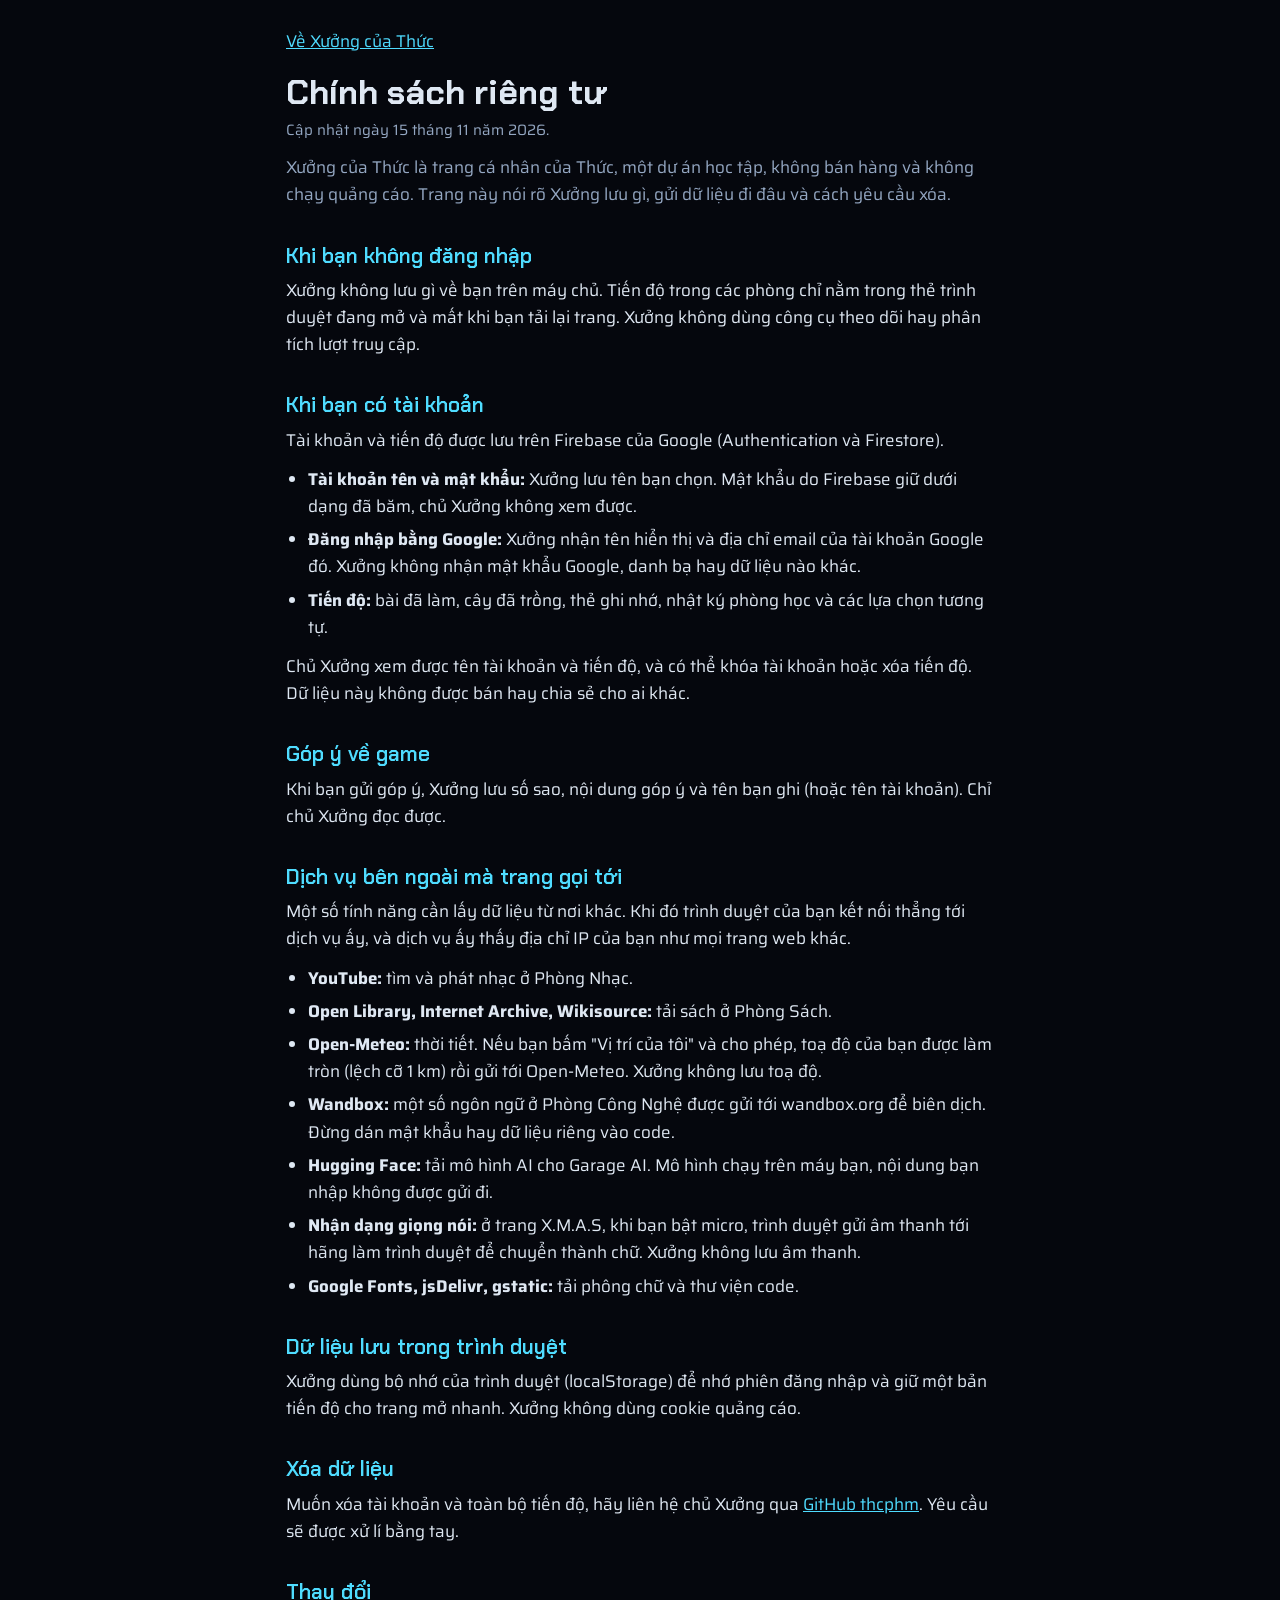
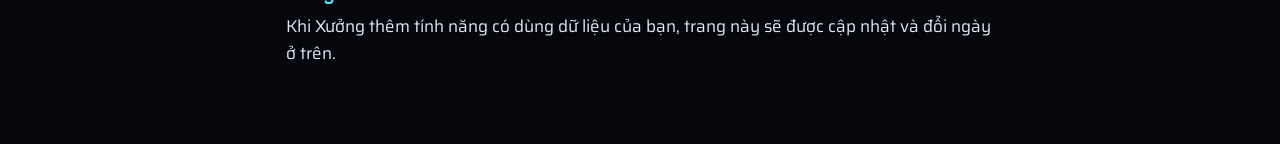
<file: chinh-sach.html>
<!doctype html>
<html lang="vi">
<head>
<meta charset="utf-8">
<meta name="viewport" content="width=device-width, initial-scale=1">
<title>Chính sách riêng tư, Xưởng của Thức</title>
<meta name="description" content="Xưởng của Thức lưu gì, gửi dữ liệu đi đâu và cách yêu cầu xóa.">
<meta name="theme-color" content="#05070d">
<link rel="icon" href="data:image/svg+xml,%3Csvg xmlns='http://www.w3.org/2000/svg' viewBox='-26 -30 160 160'%3E%3Crect x='-26' y='-30' width='160' height='160' rx='30' fill='%2305070d'/%3E%3Cpath fill='%234fdcff' fill-rule='evenodd' d='M0 0H78A30 30 0 0 1 78 60H62V100H48V14H34V100H20V14H0Z M62 14V46H76A16 16 0 0 0 76 14Z'/%3E%3C/svg%3E">
<link rel="preconnect" href="https://fonts.googleapis.com">
<link rel="preconnect" href="https://fonts.gstatic.com" crossorigin>
<link href="https://fonts.googleapis.com/css2?family=Chakra+Petch:wght@500;600;700&family=Saira:wght@400;500;600&display=swap" rel="stylesheet">
<style>
:root { --night: #05070d; --line: #2a3b57; --muted: #94a7c2; --text: #dfe8f3; --brand: #4fdcff; --sans: "Saira", "Segoe UI", system-ui, sans-serif; --display: "Chakra Petch", "Segoe UI", system-ui, sans-serif; color-scheme: dark; }
* { box-sizing: border-box; }
body { margin: 0; background: var(--night); color: var(--text); font: 400 17px/1.6 var(--sans); }
main { max-width: 68ch; margin: 0 auto; padding: 28px 20px 64px; }
a { color: var(--brand); }
a:focus-visible { outline: 2px solid var(--brand); outline-offset: 2px; }
h1 { margin: 18px 0 6px; font: 700 34px/1.15 var(--display); }
h2 { margin: 34px 0 8px; font: 600 21px/1.25 var(--display); color: var(--brand); }
p { margin: 0 0 12px; }
ul { margin: 0 0 12px; padding-left: 22px; }
li { margin-bottom: 6px; }
.lead, .date { color: var(--muted); }
.date { font-size: 15px; }
</style>
</head>
<body>
<main>
  <a href="./">Về Xưởng của Thức</a>
  <h1>Chính sách riêng tư</h1>
  <p class="date">Cập nhật ngày 15 tháng 11 năm 2026.</p>
  <p class="lead">Xưởng của Thức là trang cá nhân của Thức, một dự án học tập, không bán hàng và không chạy quảng cáo. Trang này nói rõ Xưởng lưu gì, gửi dữ liệu đi đâu và cách yêu cầu xóa.</p>

  <h2>Khi bạn không đăng nhập</h2>
  <p>Xưởng không lưu gì về bạn trên máy chủ. Tiến độ trong các phòng chỉ nằm trong thẻ trình duyệt đang mở và mất khi bạn tải lại trang. Xưởng không dùng công cụ theo dõi hay phân tích lượt truy cập.</p>

  <h2>Khi bạn có tài khoản</h2>
  <p>Tài khoản và tiến độ được lưu trên Firebase của Google (Authentication và Firestore).</p>
  <ul>
    <li><strong>Tài khoản tên và mật khẩu:</strong> Xưởng lưu tên bạn chọn. Mật khẩu do Firebase giữ dưới dạng đã băm, chủ Xưởng không xem được.</li>
    <li><strong>Đăng nhập bằng Google:</strong> Xưởng nhận tên hiển thị và địa chỉ email của tài khoản Google đó. Xưởng không nhận mật khẩu Google, danh bạ hay dữ liệu nào khác.</li>
    <li><strong>Tiến độ:</strong> bài đã làm, cây đã trồng, thẻ ghi nhớ, nhật ký phòng học và các lựa chọn tương tự.</li>
  </ul>
  <p>Chủ Xưởng xem được tên tài khoản và tiến độ, và có thể khóa tài khoản hoặc xóa tiến độ. Dữ liệu này không được bán hay chia sẻ cho ai khác.</p>

  <h2>Góp ý về game</h2>
  <p>Khi bạn gửi góp ý, Xưởng lưu số sao, nội dung góp ý và tên bạn ghi (hoặc tên tài khoản). Chỉ chủ Xưởng đọc được.</p>

  <h2>Dịch vụ bên ngoài mà trang gọi tới</h2>
  <p>Một số tính năng cần lấy dữ liệu từ nơi khác. Khi đó trình duyệt của bạn kết nối thẳng tới dịch vụ ấy, và dịch vụ ấy thấy địa chỉ IP của bạn như mọi trang web khác.</p>
  <ul>
    <li><strong>YouTube:</strong> tìm và phát nhạc ở Phòng Nhạc.</li>
    <li><strong>Open Library, Internet Archive, Wikisource:</strong> tải sách ở Phòng Sách.</li>
    <li><strong>Open-Meteo:</strong> thời tiết. Nếu bạn bấm "Vị trí của tôi" và cho phép, toạ độ của bạn được làm tròn (lệch cỡ 1 km) rồi gửi tới Open-Meteo. Xưởng không lưu toạ độ.</li>
    <li><strong>Wandbox:</strong> một số ngôn ngữ ở Phòng Công Nghệ được gửi tới wandbox.org để biên dịch. Đừng dán mật khẩu hay dữ liệu riêng vào code.</li>
    <li><strong>Hugging Face:</strong> tải mô hình AI cho Garage AI. Mô hình chạy trên máy bạn, nội dung bạn nhập không được gửi đi.</li>
    <li><strong>Nhận dạng giọng nói:</strong> ở trang X.M.A.S, khi bạn bật micro, trình duyệt gửi âm thanh tới hãng làm trình duyệt để chuyển thành chữ. Xưởng không lưu âm thanh.</li>
    <li><strong>Google Fonts, jsDelivr, gstatic:</strong> tải phông chữ và thư viện code.</li>
  </ul>

  <h2>Dữ liệu lưu trong trình duyệt</h2>
  <p>Xưởng dùng bộ nhớ của trình duyệt (localStorage) để nhớ phiên đăng nhập và giữ một bản tiến độ cho trang mở nhanh. Xưởng không dùng cookie quảng cáo.</p>

  <h2>Xóa dữ liệu</h2>
  <p>Muốn xóa tài khoản và toàn bộ tiến độ, hãy liên hệ chủ Xưởng qua <a href="https://github.com/thcphm">GitHub thcphm</a>. Yêu cầu sẽ được xử lí bằng tay.</p>

  <h2>Thay đổi</h2>
  <p>Khi Xưởng thêm tính năng có dùng dữ liệu của bạn, trang này sẽ được cập nhật và đổi ngày ở trên.</p>
</main>
</body>
</html>
</file>
